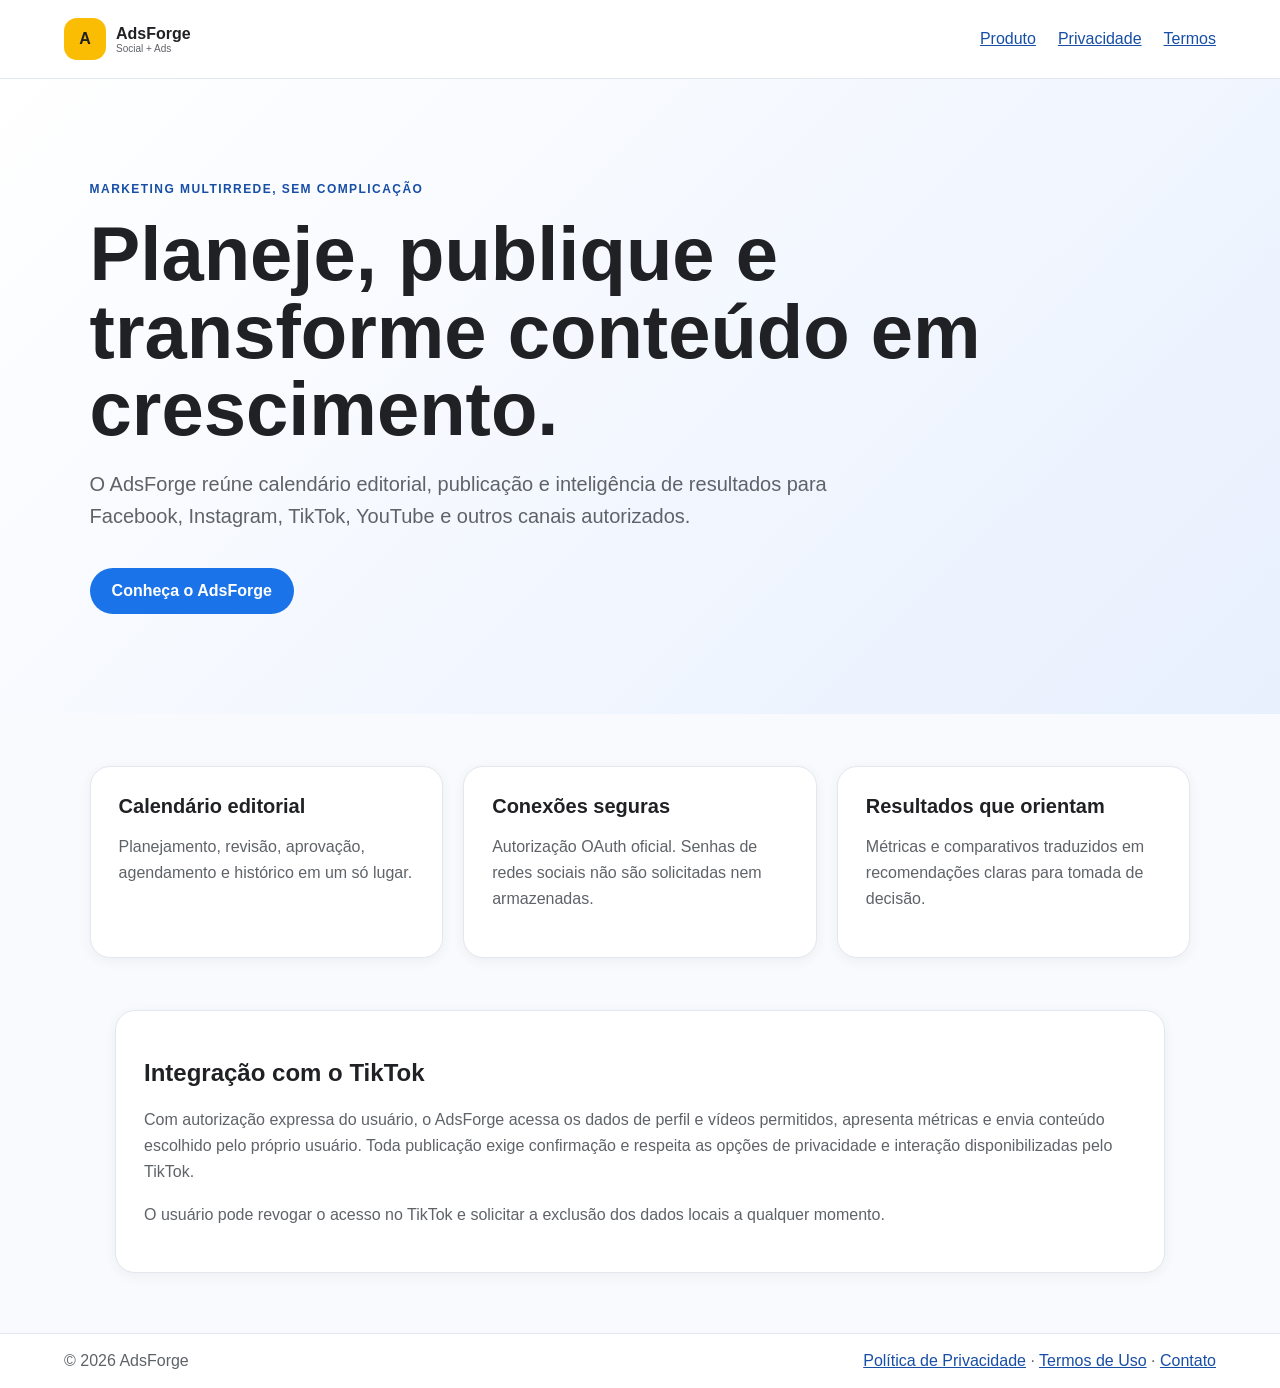
<file: index.html>
<!doctype html><html lang="pt-BR"><head><meta charset="utf-8"><meta name="viewport" content="width=device-width,initial-scale=1"><meta name="description" content="AdsForge organiza, publica e analisa conteúdo e campanhas digitais em uma experiência simples e segura."><title>AdsForge — Social + Ads</title><link rel="stylesheet" href="styles.css"></head><body><header><a class="brand" href="./"><i>A</i><span>AdsForge<small>Social + Ads</small></span></a><nav><a href="#produto">Produto</a><a href="privacy.html">Privacidade</a><a href="terms.html">Termos</a></nav></header><main><section class="hero"><span>MARKETING MULTIRREDE, SEM COMPLICAÇÃO</span><h1>Planeje, publique e transforme conteúdo em crescimento.</h1><p>O AdsForge reúne calendário editorial, publicação e inteligência de resultados para Facebook, Instagram, TikTok, YouTube e outros canais autorizados.</p><a class="button" href="#produto">Conheça o AdsForge</a></section><section id="produto" class="grid"><article><b>Calendário editorial</b><p>Planejamento, revisão, aprovação, agendamento e histórico em um só lugar.</p></article><article><b>Conexões seguras</b><p>Autorização OAuth oficial. Senhas de redes sociais não são solicitadas nem armazenadas.</p></article><article><b>Resultados que orientam</b><p>Métricas e comparativos traduzidos em recomendações claras para tomada de decisão.</p></article></section><section class="content"><h2>Integração com o TikTok</h2><p>Com autorização expressa do usuário, o AdsForge acessa os dados de perfil e vídeos permitidos, apresenta métricas e envia conteúdo escolhido pelo próprio usuário. Toda publicação exige confirmação e respeita as opções de privacidade e interação disponibilizadas pelo TikTok.</p><p>O usuário pode revogar o acesso no TikTok e solicitar a exclusão dos dados locais a qualquer momento.</p></section></main><footer><span>© 2026 AdsForge</span><span><a href="privacy.html">Política de Privacidade</a> · <a href="terms.html">Termos de Uso</a> · <a href="https://github.com/evolutorcompany-ctrl">Contato</a></span></footer></body></html>
</file>
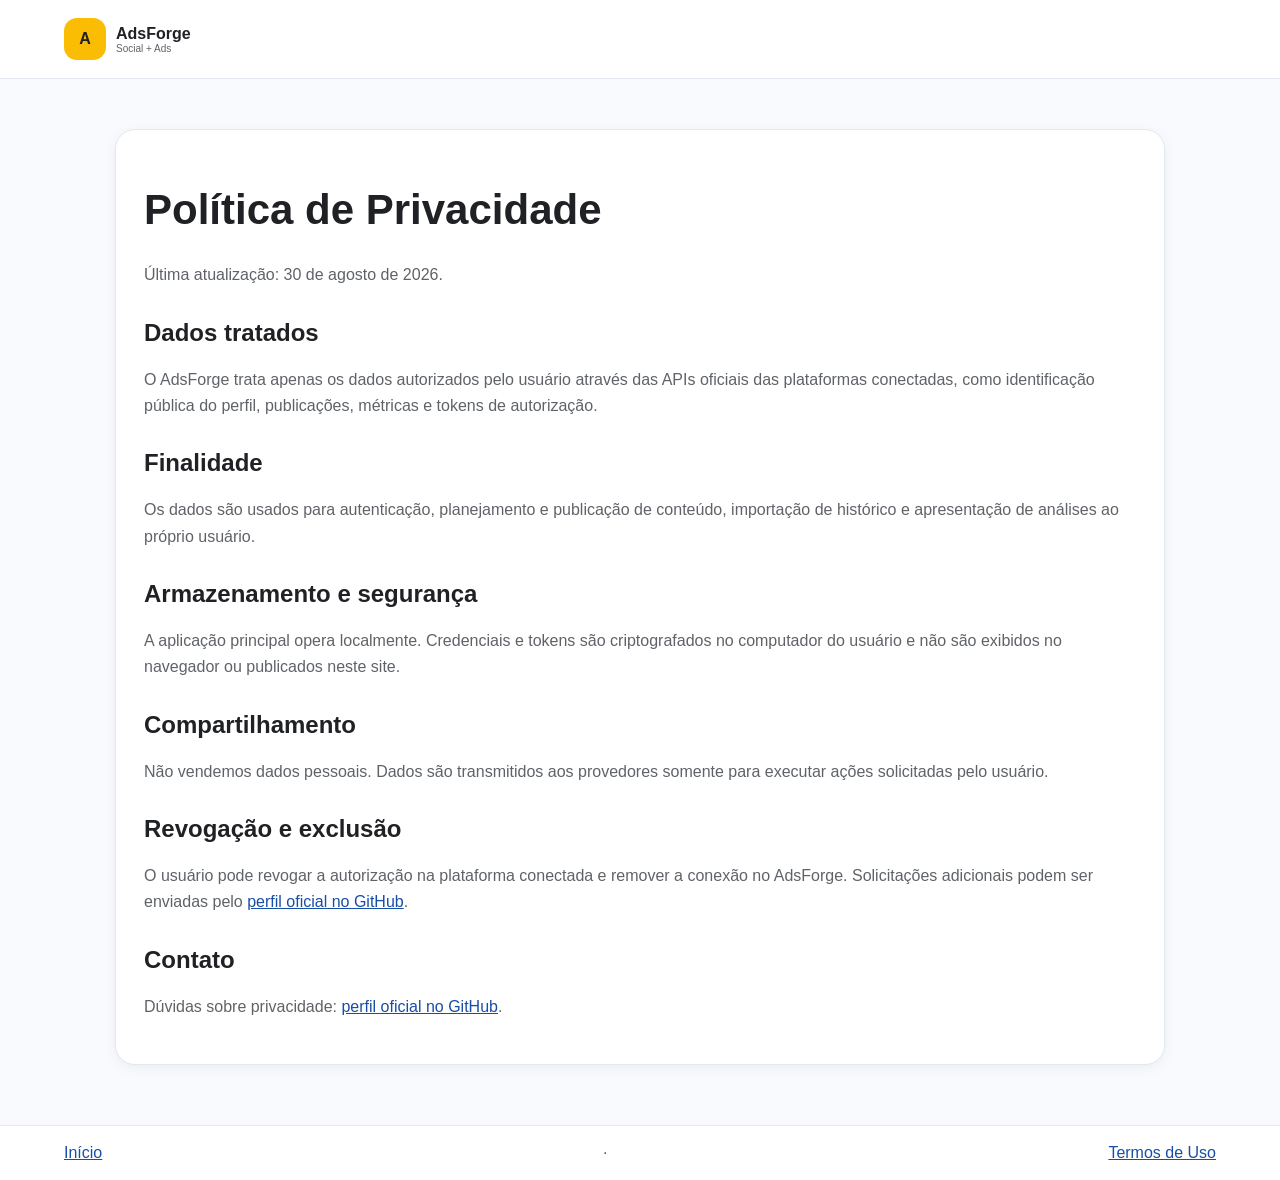
<file: privacy.html>
<!doctype html><html lang="pt-BR"><head><meta charset="utf-8"><meta name="viewport" content="width=device-width,initial-scale=1"><title>Política de Privacidade — AdsForge</title><link rel="stylesheet" href="styles.css"></head><body><header><a class="brand" href="./"><i>A</i><span>AdsForge<small>Social + Ads</small></span></a></header><main class="legal"><h1>Política de Privacidade</h1><p>Última atualização: 30 de agosto de 2026.</p><h2>Dados tratados</h2><p>O AdsForge trata apenas os dados autorizados pelo usuário através das APIs oficiais das plataformas conectadas, como identificação pública do perfil, publicações, métricas e tokens de autorização.</p><h2>Finalidade</h2><p>Os dados são usados para autenticação, planejamento e publicação de conteúdo, importação de histórico e apresentação de análises ao próprio usuário.</p><h2>Armazenamento e segurança</h2><p>A aplicação principal opera localmente. Credenciais e tokens são criptografados no computador do usuário e não são exibidos no navegador ou publicados neste site.</p><h2>Compartilhamento</h2><p>Não vendemos dados pessoais. Dados são transmitidos aos provedores somente para executar ações solicitadas pelo usuário.</p><h2>Revogação e exclusão</h2><p>O usuário pode revogar a autorização na plataforma conectada e remover a conexão no AdsForge. Solicitações adicionais podem ser enviadas pelo <a href="https://github.com/evolutorcompany-ctrl">perfil oficial no GitHub</a>.</p><h2>Contato</h2><p>Dúvidas sobre privacidade: <a href="https://github.com/evolutorcompany-ctrl">perfil oficial no GitHub</a>.</p></main><footer><a href="./">Início</a> · <a href="terms.html">Termos de Uso</a></footer></body></html>
</file>
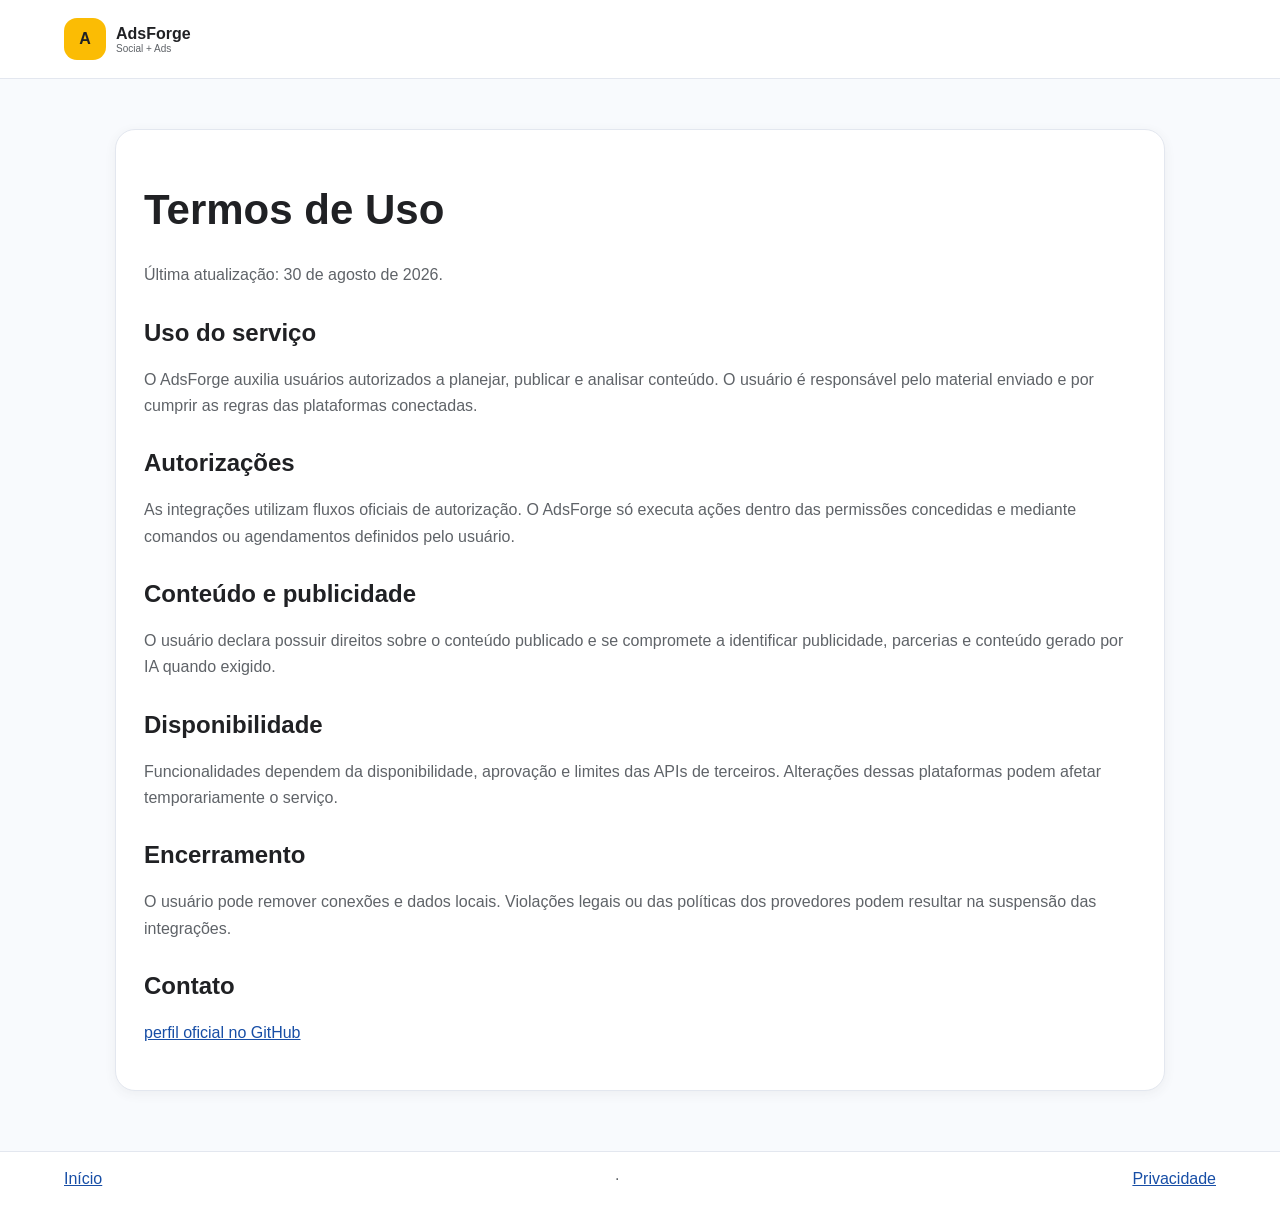
<file: terms.html>
<!doctype html><html lang="pt-BR"><head><meta charset="utf-8"><meta name="viewport" content="width=device-width,initial-scale=1"><title>Termos de Uso — AdsForge</title><link rel="stylesheet" href="styles.css"></head><body><header><a class="brand" href="./"><i>A</i><span>AdsForge<small>Social + Ads</small></span></a></header><main class="legal"><h1>Termos de Uso</h1><p>Última atualização: 30 de agosto de 2026.</p><h2>Uso do serviço</h2><p>O AdsForge auxilia usuários autorizados a planejar, publicar e analisar conteúdo. O usuário é responsável pelo material enviado e por cumprir as regras das plataformas conectadas.</p><h2>Autorizações</h2><p>As integrações utilizam fluxos oficiais de autorização. O AdsForge só executa ações dentro das permissões concedidas e mediante comandos ou agendamentos definidos pelo usuário.</p><h2>Conteúdo e publicidade</h2><p>O usuário declara possuir direitos sobre o conteúdo publicado e se compromete a identificar publicidade, parcerias e conteúdo gerado por IA quando exigido.</p><h2>Disponibilidade</h2><p>Funcionalidades dependem da disponibilidade, aprovação e limites das APIs de terceiros. Alterações dessas plataformas podem afetar temporariamente o serviço.</p><h2>Encerramento</h2><p>O usuário pode remover conexões e dados locais. Violações legais ou das políticas dos provedores podem resultar na suspensão das integrações.</p><h2>Contato</h2><p><a href="https://github.com/evolutorcompany-ctrl">perfil oficial no GitHub</a></p></main><footer><a href="./">Início</a> · <a href="privacy.html">Privacidade</a></footer></body></html>
</file>
<file: styles.css>
:root{font-family:Inter,Arial,sans-serif;color:#202124;background:#f8fafd}*{box-sizing:border-box}body{margin:0}a{color:#174ea6}header,footer{display:flex;justify-content:space-between;align-items:center;padding:18px max(5vw,24px);background:#fff;border-bottom:1px solid #e3e7ef}header nav{display:flex;gap:22px}.brand{display:flex;gap:10px;align-items:center;text-decoration:none;color:#202124;font-weight:800}.brand i{display:grid;place-items:center;width:42px;height:42px;border-radius:13px;background:#fbbc04;font-style:normal}.brand small{display:block;color:#5f6368;font-size:10px;font-weight:500}.hero{padding:100px max(7vw,28px);background:linear-gradient(135deg,#fff,#e8f0fe)}.hero span{color:#174ea6;font-weight:800;font-size:12px;letter-spacing:.12em}.hero h1{font-size:clamp(42px,6vw,76px);line-height:1.02;max-width:1000px;margin:18px 0}.hero p{font-size:20px;line-height:1.6;color:#5f6368;max-width:800px}.button{display:inline-block;margin-top:16px;padding:14px 22px;background:#1a73e8;color:white;border-radius:24px;text-decoration:none;font-weight:700}.grid{display:grid;grid-template-columns:repeat(3,1fr);gap:20px;padding:52px max(7vw,28px)}.grid article,.content,.legal{background:#fff;border:1px solid #e3e7ef;border-radius:20px;padding:28px;box-shadow:0 3px 12px #3c404310}.grid b{font-size:20px}.grid p,.content p,.legal p{color:#5f6368;line-height:1.65}.content,.legal{max-width:1050px;margin:0 auto 60px}.legal{margin-top:50px}.legal h1{font-size:42px}.legal h2{margin-top:30px}footer{border-top:1px solid #e3e7ef;border-bottom:0;color:#5f6368}@media(max-width:720px){header nav{display:none}.grid{grid-template-columns:1fr}.hero{padding-top:65px}.hero p{font-size:17px}footer{display:grid;gap:10px}}
</file>
